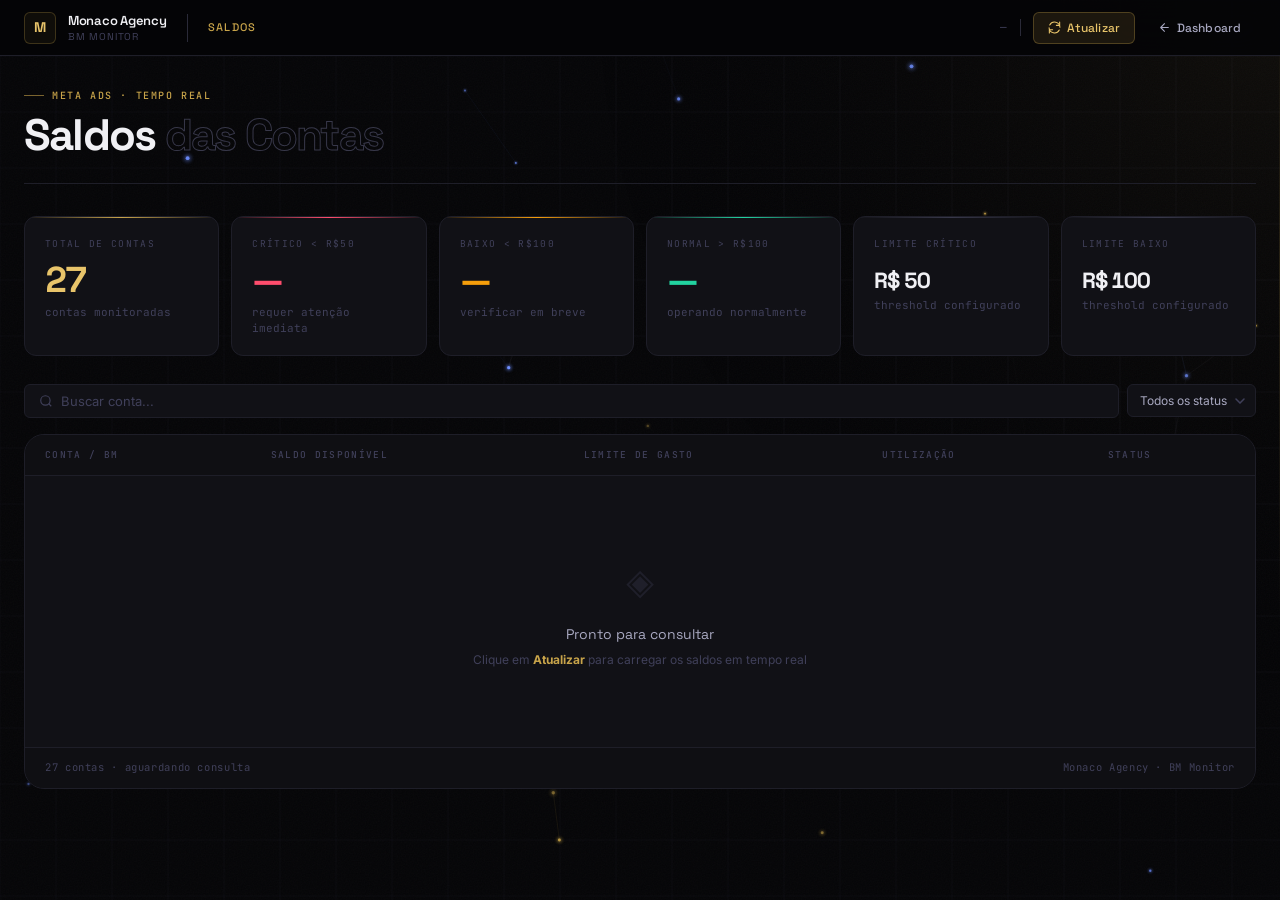
<file: frontend/saldos_dash.html>
<!DOCTYPE html>
<html lang="pt-BR">
<head>
<meta charset="UTF-8">
<meta name="viewport" content="width=device-width, initial-scale=1.0, viewport-fit=cover">
<title>Saldos — Monaco Agency</title>
<link rel="preconnect" href="https://fonts.googleapis.com">
<link rel="stylesheet" href="https://fonts.googleapis.com/css2?family=Space+Grotesk:wght@300;400;500;600;700&family=Inter:wght@300;400;500;600&family=JetBrains+Mono:wght@400;500&display=swap">
<style>
/* ═══════════════════════════════════════════════════
   MONACO — Saldos Dashboard  |  Dark Premium v4.0
   Layout: asymmetric sidebar + data grid
   ═══════════════════════════════════════════════════ */
:root {
  --bg:       #050507;
  --bg2:      #0a0a0d;
  --bg3:      #0f0f13;
  --card:     #111116;
  --card2:    #18181f;
  --line:     #1e1e28;
  --line2:    #2a2a38;
  --line3:    #38384a;

  --ink:      #f0f0f4;
  --ink2:     #a8a8c0;
  --mute:     #6060780;
  --dim:      #40405a;

  --green:    #22d3a0;
  --green-bg: rgba(34,211,160,.08);
  --amber:    #f59e0b;
  --amber-bg: rgba(245,158,11,.08);
  --red:      #ff4d6d;
  --red-bg:   rgba(255,77,109,.08);
  --blue:     #818cf8;
  --blue-bg:  rgba(129,140,248,.08);

  --gold:     #c8a44a;
  --gold2:    #e8c46a;
  --gold-bg:  rgba(200,164,74,.06);

  --sans:  'Space Grotesk', system-ui, sans-serif;
  --body:  'Inter', system-ui, sans-serif;
  --mono:  'JetBrains Mono', monospace;

  --radius-sm: 6px;
  --radius:    12px;
  --radius-lg: 20px;
}

*, *::before, *::after { box-sizing: border-box; margin: 0; padding: 0; }

html, body {
  height: 100%;
  background: var(--bg);
  color: var(--ink);
  font-family: var(--body);
  font-size: 14px;
  line-height: 1.5;
  -webkit-font-smoothing: antialiased;
  overflow-x: hidden;
}

/* ── Grid noise texture overlay ── */
body::before {
  content: '';
  position: fixed;
  inset: 0;
  background-image: url("data:image/svg+xml,%3Csvg xmlns='http://www.w3.org/2000/svg' width='200' height='200'%3E%3Cfilter id='n'%3E%3CfeTurbulence type='fractalNoise' baseFrequency='0.75' numOctaves='4' stitchTiles='stitch'/%3E%3C/filter%3E%3Crect width='200' height='200' filter='url(%23n)' opacity='0.03'/%3E%3C/svg%3E");
  pointer-events: none;
  z-index: 0;
}

/* ── Geometric accent lines ── */
body::after {
  content: '';
  position: fixed;
  top: 0; right: 0;
  width: 1px;
  height: 100vh;
  background: linear-gradient(to bottom, transparent, var(--gold) 30%, transparent 70%, transparent);
  opacity: 0.15;
  pointer-events: none;
  z-index: 1;
}

/* ══════════════════════
   TOP NAV
══════════════════════ */
.nav {
  position: sticky;
  top: 0;
  z-index: 100;
  display: flex;
  align-items: center;
  gap: 0;
  height: 56px;
  background: rgba(5,5,7,.92);
  backdrop-filter: blur(16px);
  -webkit-backdrop-filter: blur(16px);
  border-bottom: 1px solid var(--line);
  padding: 0 max(24px, env(safe-area-inset-left,0px)) 0 max(24px, env(safe-area-inset-right,0px));
}

.nav-logo {
  display: flex;
  align-items: center;
  gap: 12px;
  text-decoration: none;
  flex-shrink: 0;
}

.nav-mark {
  width: 32px; height: 32px;
  background: var(--gold-bg);
  border: 1px solid rgba(200,164,74,.25);
  border-radius: var(--radius-sm);
  display: flex; align-items: center; justify-content: center;
  font-family: var(--sans);
  font-weight: 700;
  font-size: 14px;
  color: var(--gold2);
  letter-spacing: -0.02em;
}

.nav-brand {
  font-family: var(--sans);
  font-size: 13px;
  font-weight: 600;
  color: var(--ink);
  letter-spacing: -0.02em;
}

.nav-brand small {
  display: block;
  font-size: 10px;
  font-weight: 400;
  color: var(--dim);
  letter-spacing: 0.08em;
  text-transform: uppercase;
  margin-top: -1px;
}

.nav-sep {
  width: 1px;
  height: 28px;
  background: var(--line2);
  margin: 0 20px;
}

.nav-page {
  font-family: var(--sans);
  font-size: 11px;
  font-weight: 500;
  letter-spacing: 0.12em;
  text-transform: uppercase;
  color: var(--gold);
}

.nav-actions {
  display: flex;
  align-items: center;
  gap: 8px;
  margin-left: auto;
}

.nav-time {
  font-family: var(--mono);
  font-size: 11px;
  color: var(--dim);
  letter-spacing: 0.06em;
  padding-right: 12px;
  border-right: 1px solid var(--line2);
  margin-right: 4px;
}

/* ══════════════════════
   BUTTONS
══════════════════════ */
.btn {
  display: inline-flex;
  align-items: center;
  gap: 6px;
  padding: 7px 14px;
  border-radius: var(--radius-sm);
  font-family: var(--sans);
  font-size: 12px;
  font-weight: 500;
  letter-spacing: 0.01em;
  cursor: pointer;
  border: 1px solid var(--line2);
  background: var(--card);
  color: var(--ink2);
  text-decoration: none;
  transition: all 140ms ease;
  white-space: nowrap;
}
.btn:hover { border-color: var(--line3); color: var(--ink); background: var(--card2); }
.btn:disabled { opacity: .4; cursor: not-allowed; }

.btn-gold {
  background: rgba(200,164,74,.12);
  border-color: rgba(200,164,74,.3);
  color: var(--gold2);
}
.btn-gold:hover { background: rgba(200,164,74,.18); border-color: rgba(200,164,74,.5); color: var(--gold2); }

.btn-ghost {
  background: transparent;
  border-color: transparent;
}
.btn-ghost:hover { background: var(--card); border-color: var(--line); }

/* ══════════════════════
   LAYOUT
══════════════════════ */
.shell {
  position: relative;
  z-index: 2;
  max-width: 1400px;
  margin: 0 auto;
  padding: 32px max(24px, env(safe-area-inset-left,0px));
}

/* ── Page heading ── */
.page-head {
  display: flex;
  align-items: flex-end;
  justify-content: space-between;
  gap: 24px;
  margin-bottom: 32px;
  padding-bottom: 24px;
  border-bottom: 1px solid var(--line);
}

.page-eyebrow {
  font-family: var(--mono);
  font-size: 10px;
  font-weight: 500;
  letter-spacing: 0.16em;
  text-transform: uppercase;
  color: var(--gold);
  margin-bottom: 8px;
  display: flex;
  align-items: center;
  gap: 8px;
}
.page-eyebrow::before {
  content: '';
  display: inline-block;
  width: 20px; height: 1px;
  background: var(--gold);
  opacity: 0.6;
}

.page-title {
  font-family: var(--sans);
  font-size: clamp(28px, 4vw, 44px);
  font-weight: 700;
  letter-spacing: -0.04em;
  color: var(--ink);
  line-height: 1.1;
  text-wrap: balance;
}

.page-title span {
  color: transparent;
  -webkit-text-stroke: 1px var(--line3);
}

/* ══════════════════════
   KPI TILES
══════════════════════ */
.kpi-row {
  display: grid;
  grid-template-columns: repeat(auto-fit, minmax(160px, 1fr));
  gap: 12px;
  margin-bottom: 28px;
}

.kpi {
  position: relative;
  background: var(--card);
  border: 1px solid var(--line);
  border-radius: var(--radius);
  padding: 20px 20px 18px;
  overflow: hidden;
  transition: border-color 180ms;
}
.kpi:hover { border-color: var(--line2); }

.kpi::before {
  content: '';
  position: absolute;
  top: 0; left: 0; right: 0;
  height: 1px;
  background: linear-gradient(90deg, transparent, var(--kpi-accent, var(--line3)), transparent);
}

.kpi.kpi-red   { --kpi-accent: var(--red); }
.kpi.kpi-amber { --kpi-accent: var(--amber); }
.kpi.kpi-green { --kpi-accent: var(--green); }
.kpi.kpi-gold  { --kpi-accent: var(--gold); }

.kpi-label {
  font-family: var(--mono);
  font-size: 9.5px;
  letter-spacing: 0.14em;
  text-transform: uppercase;
  color: var(--dim);
  margin-bottom: 10px;
}

.kpi-val {
  font-family: var(--sans);
  font-size: 36px;
  font-weight: 700;
  letter-spacing: -0.05em;
  line-height: 1;
  font-variant-numeric: tabular-nums;
}
.kpi-val.red   { color: var(--red); }
.kpi-val.amber { color: var(--amber); }
.kpi-val.green { color: var(--green); }
.kpi-val.white { color: var(--ink); }
.kpi-val.gold  { color: var(--gold2); }

.kpi-sub {
  font-size: 11px;
  color: var(--dim);
  margin-top: 6px;
  font-family: var(--mono);
}

/* ══════════════════════
   FILTERS BAR
══════════════════════ */
.filters {
  display: flex;
  gap: 8px;
  margin-bottom: 16px;
  flex-wrap: wrap;
  align-items: center;
}

.search-wrap {
  display: flex;
  align-items: center;
  gap: 8px;
  background: var(--card);
  border: 1px solid var(--line);
  border-radius: var(--radius-sm);
  padding: 8px 14px;
  flex: 1;
  min-width: 200px;
  transition: border-color 120ms;
}
.search-wrap:focus-within { border-color: rgba(200,164,74,.3); }

.search-icon {
  width: 14px; height: 14px;
  color: var(--dim);
  flex-shrink: 0;
}

.search-wrap input {
  background: transparent;
  border: none;
  color: var(--ink);
  font-size: 13px;
  font-family: var(--body);
  outline: none;
  width: 100%;
}
.search-wrap input::placeholder { color: var(--dim); }

.filter-sel {
  background: var(--card);
  border: 1px solid var(--line);
  border-radius: var(--radius-sm);
  color: var(--ink2);
  font-family: var(--body);
  font-size: 12px;
  padding: 8px 12px;
  cursor: pointer;
  outline: none;
  transition: border-color 120ms;
  appearance: none;
  -webkit-appearance: none;
  padding-right: 28px;
  background-image: url("data:image/svg+xml,%3Csvg xmlns='http://www.w3.org/2000/svg' width='10' height='6' viewBox='0 0 10 6'%3E%3Cpath d='M1 1l4 4 4-4' stroke='%2340405a' stroke-width='1.5' fill='none' stroke-linecap='round'/%3E%3C/svg%3E");
  background-repeat: no-repeat;
  background-position: right 10px center;
}
.filter-sel:focus { border-color: var(--line2); }
.filter-sel option { background: var(--card2); }

/* ══════════════════════
   TABLE
══════════════════════ */
.table-shell {
  background: var(--card);
  border: 1px solid var(--line);
  border-radius: var(--radius-lg);
  overflow: hidden;
}

.table-wrap {
  overflow-x: auto;
}

table {
  width: 100%;
  border-collapse: collapse;
}

thead tr {
  border-bottom: 1px solid var(--line);
  background: var(--bg3);
}

th {
  font-family: var(--mono);
  font-size: 9.5px;
  font-weight: 500;
  letter-spacing: 0.14em;
  text-transform: uppercase;
  color: var(--dim);
  padding: 13px 20px;
  text-align: left;
  white-space: nowrap;
}

td {
  padding: 14px 20px;
  border-bottom: 1px solid rgba(30,30,40,.8);
  vertical-align: middle;
}
tbody tr:last-child td { border-bottom: none; }

tbody tr {
  transition: background 100ms;
}
tbody tr:hover { background: rgba(255,255,255,.018); }

.cell-name {
  font-family: var(--sans);
  font-size: 13px;
  font-weight: 600;
  color: var(--ink);
  letter-spacing: -0.02em;
  line-height: 1.3;
}
.cell-id {
  font-family: var(--mono);
  font-size: 10px;
  color: var(--dim);
  margin-top: 3px;
  letter-spacing: 0.04em;
}

.cell-saldo {
  font-family: var(--sans);
  font-size: 15px;
  font-weight: 700;
  letter-spacing: -0.03em;
  font-variant-numeric: tabular-nums;
}
.cell-saldo.red   { color: var(--red); }
.cell-saldo.amber { color: var(--amber); }
.cell-saldo.green { color: var(--green); }

.cell-limit {
  font-family: var(--mono);
  font-size: 12px;
  color: var(--ink2);
  font-variant-numeric: tabular-nums;
}

/* Progress bar */
.prog-wrap {
  display: flex;
  align-items: center;
  gap: 10px;
}
.prog-track {
  flex: 1;
  height: 2px;
  background: var(--line2);
  border-radius: 2px;
  overflow: hidden;
  min-width: 60px;
}
.prog-fill {
  height: 100%;
  border-radius: 2px;
  transition: width 500ms cubic-bezier(.4,0,.2,1);
}
.prog-pct {
  font-family: var(--mono);
  font-size: 11px;
  color: var(--dim);
  min-width: 32px;
  text-align: right;
}
.prog-spent {
  font-family: var(--mono);
  font-size: 10px;
  color: var(--dim);
  margin-top: 4px;
}

/* Badge */
.badge {
  display: inline-flex;
  align-items: center;
  gap: 5px;
  padding: 3px 10px;
  border-radius: 100px;
  font-family: var(--mono);
  font-size: 10px;
  font-weight: 500;
  letter-spacing: 0.08em;
  text-transform: uppercase;
  white-space: nowrap;
}
.badge::before {
  content: '';
  width: 5px; height: 5px;
  border-radius: 50%;
  background: currentColor;
  opacity: 0.8;
  flex-shrink: 0;
}
.badge-red   { background: var(--red-bg);   color: var(--red);   border: 1px solid rgba(255,77,109,.2); }
.badge-amber { background: var(--amber-bg); color: var(--amber); border: 1px solid rgba(245,158,11,.2); }
.badge-green { background: var(--green-bg); color: var(--green); border: 1px solid rgba(34,211,160,.2); }

/* Empty / loading */
.table-empty {
  text-align: center;
  padding: 64px 24px;
  color: var(--dim);
}
.table-empty-icon {
  font-size: 36px;
  margin-bottom: 16px;
  opacity: 0.3;
}
.table-empty-txt {
  font-family: var(--sans);
  font-size: 14px;
  color: var(--ink2);
  margin-bottom: 6px;
}
.table-empty-sub {
  font-size: 12px;
  color: var(--dim);
}

.loading-row {
  display: flex;
  align-items: center;
  justify-content: center;
  gap: 12px;
  padding: 56px 24px;
  color: var(--dim);
  font-size: 13px;
  font-family: var(--mono);
}
@keyframes spin { to { transform: rotate(360deg); } }
.spinner {
  width: 18px; height: 18px;
  border: 2px solid var(--line2);
  border-top-color: var(--gold);
  border-radius: 50%;
  animation: spin 700ms linear infinite;
  flex-shrink: 0;
}

/* ── Error stripe on row ── */
.row-error td:first-child {
  position: relative;
}
.row-error td:first-child::before {
  content: '';
  position: absolute;
  left: 0; top: 10%; bottom: 10%;
  width: 2px;
  background: var(--red);
  border-radius: 2px;
  opacity: 0.5;
}

/* ── Table footer ── */
.table-foot {
  display: flex;
  align-items: center;
  justify-content: space-between;
  padding: 12px 20px;
  border-top: 1px solid var(--line);
  background: var(--bg3);
  font-family: var(--mono);
  font-size: 10.5px;
  color: var(--dim);
  letter-spacing: 0.06em;
  gap: 12px;
  flex-wrap: wrap;
}

/* ══════════════════════
   RESPONSIVE
══════════════════════ */
@media (max-width: 700px) {
  .page-head { flex-direction: column; align-items: flex-start; }
  .kpi-row { grid-template-columns: repeat(2, 1fr); }
  th:nth-child(3), td:nth-child(3),
  th:nth-child(4), td:nth-child(4) { display: none; }
  .nav-time { display: none; }
}
@media (max-width: 460px) {
  .kpi-row { grid-template-columns: 1fr 1fr; }
  .kpi-val { font-size: 28px; }
}
</style>
</head>
<body>

<!-- NAV -->
<nav class="nav">
  <a href="dashboard.html" class="nav-logo">
    <div class="nav-mark">M</div>
    <div class="nav-brand">
      Monaco Agency
      <small>BM Monitor</small>
    </div>
  </a>
  <div class="nav-sep"></div>
  <span class="nav-page">Saldos</span>

  <div class="nav-actions">
    <span class="nav-time" id="last-upd">—</span>
    <button class="btn btn-gold" onclick="carregarSaldos()" id="btn-atualizar">
      <svg width="13" height="13" viewBox="0 0 24 24" fill="none" stroke="currentColor" stroke-width="2" stroke-linecap="round" stroke-linejoin="round"><path d="M21.5 2v6h-6"/><path d="M2.5 22v-6h6"/><path d="M22 11.5A10 10 0 0 0 3.2 7.2M2 12.5a10 10 0 0 0 18.8 4.2"/></svg>
      Atualizar
    </button>
    <button class="btn" onclick="enviarManual()" id="btn-enviar" style="display:none">
      <svg width="13" height="13" viewBox="0 0 24 24" fill="none" stroke="currentColor" stroke-width="2" stroke-linecap="round" stroke-linejoin="round"><path d="M3 21l1.9-5.7a8.5 8.5 0 1 1 3.8 3.8z"/></svg>
      Enviar Alerta
    </button>
    <a href="dashboard.html" class="btn btn-ghost">
      <svg width="13" height="13" viewBox="0 0 24 24" fill="none" stroke="currentColor" stroke-width="2" stroke-linecap="round" stroke-linejoin="round"><path d="M19 12H5M12 19l-7-7 7-7"/></svg>
      Dashboard
    </a>
  </div>
</nav>

<div class="shell">

  <!-- PAGE HEADING -->
  <div class="page-head">
    <div>
      <div class="page-eyebrow">Meta Ads · Tempo Real</div>
      <h1 class="page-title">Saldos <span>das Contas</span></h1>
    </div>
  </div>

  <!-- KPIs -->
  <div class="kpi-row">
    <div class="kpi kpi-gold">
      <div class="kpi-label">Total de Contas</div>
      <div class="kpi-val gold" id="s-total">27</div>
      <div class="kpi-sub">contas monitoradas</div>
    </div>
    <div class="kpi kpi-red">
      <div class="kpi-label">Crítico &lt; R$50</div>
      <div class="kpi-val red" id="s-critico">—</div>
      <div class="kpi-sub">requer atenção imediata</div>
    </div>
    <div class="kpi kpi-amber">
      <div class="kpi-label">Baixo &lt; R$100</div>
      <div class="kpi-val amber" id="s-baixo">—</div>
      <div class="kpi-sub">verificar em breve</div>
    </div>
    <div class="kpi kpi-green">
      <div class="kpi-label">Normal &gt; R$100</div>
      <div class="kpi-val green" id="s-ok">—</div>
      <div class="kpi-sub">operando normalmente</div>
    </div>
    <div class="kpi">
      <div class="kpi-label">Limite Crítico</div>
      <div class="kpi-val white" id="s-limite-crit" style="font-size:22px;padding-top:7px;">R$ 50</div>
      <div class="kpi-sub">threshold configurado</div>
    </div>
    <div class="kpi">
      <div class="kpi-label">Limite Baixo</div>
      <div class="kpi-val white" id="s-limite-baixo" style="font-size:22px;padding-top:7px;">R$ 100</div>
      <div class="kpi-sub">threshold configurado</div>
    </div>
  </div>

  <!-- FILTERS -->
  <div class="filters">
    <div class="search-wrap">
      <svg class="search-icon" viewBox="0 0 24 24" fill="none" stroke="currentColor" stroke-width="2"><circle cx="11" cy="11" r="8"/><path d="m21 21-4.35-4.35"/></svg>
      <input type="text" id="busca" placeholder="Buscar conta..." oninput="filtrar()">
    </div>
    <select id="filtro-status" class="filter-sel" onchange="filtrar()">
      <option value="">Todos os status</option>
      <option value="critico">Crítico</option>
      <option value="baixo">Baixo</option>
      <option value="ok">Normal</option>
    </select>
  </div>

  <!-- TABLE -->
  <div class="table-shell">
    <div class="table-wrap">
      <table>
        <thead>
          <tr>
            <th>Conta / BM</th>
            <th>Saldo disponível</th>
            <th>Limite de gasto</th>
            <th>Utilização</th>
            <th>Status</th>
          </tr>
        </thead>
        <tbody id="tbody">
          <tr>
            <td colspan="5">
              <div class="table-empty">
                <div class="table-empty-icon">◈</div>
                <div class="table-empty-txt">Pronto para consultar</div>
                <div class="table-empty-sub">Clique em <strong style="color:var(--gold)">Atualizar</strong> para carregar os saldos em tempo real</div>
              </div>
            </td>
          </tr>
        </tbody>
      </table>
    </div>
    <div class="table-foot">
      <span id="foot-count">27 contas · aguardando consulta</span>
      <span>Monaco Agency · BM Monitor</span>
    </div>
  </div>

</div>

<script>
const TOKEN_KEY = 'monaco_meta_token';
const API_VERSION = 'v19.0';
const token = localStorage.getItem(TOKEN_KEY);

const LIMITE_CRITICO = 50;
const LIMITE_BAIXO = 100;

const WPP_URL = 'https://evolution-api-production-2227.up.railway.app';
const WPP_KEY = 'monaco123';
const WPP_INSTANCIA = 'teste';
const GRUPO_OPERACOES = '120363403884174816@g.us';

document.getElementById('s-limite-crit').textContent = 'R$ ' + LIMITE_CRITICO;
document.getElementById('s-limite-baixo').textContent = 'R$ ' + LIMITE_BAIXO;

const CONTAS = [
  { nome: 'Rosa Sul Nova',                id: 'act_2523170184768797'      },
  { nome: 'Mollinari',                    id: 'act_459274303920372'       },
  { nome: 'Berlim',                       id: 'act_836447545843342'       },
  { nome: 'Bari Pizzas',                  id: 'act_435579423245411'       },
  { nome: 'Restaurante da Samires 2',     id: 'act_1304028087651228'      },
  { nome: 'Perché Pizzaria',              id: 'act_120205099089530533'    },
  { nome: 'Perché Pizzaria 02',           id: 'act_676495468011602'       },
  { nome: 'Pizza e Cia',                  id: 'act_1284872655528904'      },
  { nome: 'La Reina Restaurante',         id: 'act_120250312780030207'    },
  { nome: 'Capivara Urbana',              id: 'act_120246923829650209'    },
  { nome: 'Marcelo Burguer',              id: 'act_6963889842385'         },
  { nome: 'CA RJK SHOP',                  id: 'act_297417165372711'       },
  { nome: 'CA - Miotto Construtora',      id: 'act_213109970735074'       },
  { nome: 'CA - ICGP',                    id: 'act_360815898753195'       },
  { nome: 'BRUNA MACHADO - DOTCON',       id: 'act_1102427261426373'      },
  { nome: 'CA - AMK Estetica',            id: 'act_590117117342811'       },
  { nome: 'SH Tijolos',                   id: 'act_3858259327816511'      },
  { nome: 'CA1 - Doces Mania',            id: 'act_105301940058633'       },
  { nome: 'Coonecta',                     id: 'act_566362413094185'       },
  { nome: 'MIL BR SVA LTDA',              id: 'act_1054071956093512'      },
  { nome: 'Dot Everton',                  id: 'act_1242530613606108'      },
  { nome: 'CA - IZEE Securitizad',        id: 'act_1571125566708805'      },
  { nome: 'CA-KVAgro',                    id: 'act_1949417395697365'      },
  { nome: 'Estúdio Vitória Daronch',      id: 'act_1517516869463790'      },
  { nome: 'Pr Farma',                     id: 'act_883217132319518'       },
  { nome: 'Shineray Cascavel',            id: 'act_1704232320268521'      },
  { nome: 'Shineray Francisco Beltrão',   id: 'act_4119452628365493'      },
];

const fmt = v => v.toLocaleString('pt-BR', { style: 'currency', currency: 'BRL' });
let dadosSaldos = [];

function getStatus(saldo) {
  if (saldo <= LIMITE_CRITICO) return 'critico';
  if (saldo <= LIMITE_BAIXO) return 'baixo';
  return 'ok';
}

async function carregarSaldos() {
  if (!token) {
    document.getElementById('tbody').innerHTML = `<tr><td colspan="5"><div class="table-empty"><div class="table-empty-txt">Token não encontrado</div><div class="table-empty-sub">Volte ao dashboard e salve o token Meta.</div></div></td></tr>`;
    return;
  }
  const btn = document.getElementById('btn-atualizar');
  btn.innerHTML = '<div class="spinner" style="width:13px;height:13px;margin-right:0"></div> Carregando...';
  btn.disabled = true;

  document.getElementById('tbody').innerHTML = `<tr><td colspan="5"><div class="loading-row"><div class="spinner"></div><span>Consultando ${CONTAS.length} contas na API Meta...</span></div></td></tr>`;
  dadosSaldos = [];

  for (const conta of CONTAS) {
    try {
      const url = `https://graph.facebook.com/${API_VERSION}/${conta.id}?fields=name,balance,spend_cap,amount_spent,account_status&access_token=${token}`;
      const r = await fetch(url);
      const d = await r.json();
      if (d.error) {
        dadosSaldos.push({ ...conta, saldo: 0, spendCap: 0, amountSpent: 0, pctUsado: 0, status: 'critico', erro: true });
        continue;
      }
      const rawSC = parseInt(d.spend_cap || 0);
      const rawAS = parseInt(d.amount_spent || 0);
      const rawBal = parseInt(d.balance || 0);
      const spendCap = rawSC / 100;
      const amountSpent = rawAS / 100;
      const saldo = rawSC > 0 ? spendCap - amountSpent : rawBal / 100;
      const pctUsado = spendCap > 0 ? Math.min((amountSpent / spendCap) * 100, 100) : 0;
      dadosSaldos.push({ ...conta, saldo, spendCap, amountSpent, pctUsado, status: getStatus(saldo), erro: false });
    } catch (e) {
      dadosSaldos.push({ ...conta, saldo: 0, spendCap: 0, amountSpent: 0, pctUsado: 0, status: 'critico', erro: true });
    }
  }

  const critico = dadosSaldos.filter(d => d.status === 'critico').length;
  const baixo   = dadosSaldos.filter(d => d.status === 'baixo').length;
  const ok      = dadosSaldos.filter(d => d.status === 'ok').length;

  document.getElementById('s-total').textContent   = dadosSaldos.length;
  document.getElementById('s-critico').textContent = critico;
  document.getElementById('s-baixo').textContent   = baixo;
  document.getElementById('s-ok').textContent      = ok;

  const now = new Date().toLocaleTimeString('pt-BR', { hour: '2-digit', minute: '2-digit', second: '2-digit' });
  document.getElementById('last-upd').textContent  = now;

  btn.innerHTML = '<svg width="13" height="13" viewBox="0 0 24 24" fill="none" stroke="currentColor" stroke-width="2" stroke-linecap="round" stroke-linejoin="round"><path d="M21.5 2v6h-6"/><path d="M2.5 22v-6h6"/><path d="M22 11.5A10 10 0 0 0 3.2 7.2M2 12.5a10 10 0 0 0 18.8 4.2"/></svg> Atualizar';
  btn.disabled = false;

  document.getElementById('btn-enviar').style.display = '';
  filtrar();

  const alertas = dadosSaldos.filter(d => d.status === 'critico' || d.status === 'baixo');
  if (alertas.length > 0) enviarAlertaSaldo(alertas);
}

async function enviarManual() {
  const alertas = dadosSaldos.filter(d => d.status === 'critico' || d.status === 'baixo');
  if (alertas.length === 0) return;
  const btn = document.getElementById('btn-enviar');
  btn.disabled = true;
  btn.innerHTML = '<div class="spinner" style="width:13px;height:13px;margin-right:0"></div> Enviando...';
  await enviarAlertaSaldo(alertas);
  btn.disabled = false;
  btn.innerHTML = '<svg width="13" height="13" viewBox="0 0 24 24" fill="none" stroke="currentColor" stroke-width="2" stroke-linecap="round" stroke-linejoin="round"><path d="M3 21l1.9-5.7a8.5 8.5 0 1 1 3.8 3.8z"/></svg> Enviar Alerta';
}

async function enviarAlertaSaldo(alertas) {
  const agora = new Date().toLocaleString('pt-BR', { day:'2-digit', month:'2-digit', year:'numeric', hour:'2-digit', minute:'2-digit' });
  const criticos = alertas.filter(d => d.status === 'critico');
  const baixos   = alertas.filter(d => d.status === 'baixo');
  const fmt2 = v => v.toLocaleString('pt-BR', { style:'currency', currency:'BRL' });
  let linhas = ['🤖 BOB Saldos — Monaco Agency', agora, ''];
  if (criticos.length) {
    linhas.push('🔴 CRÍTICO (' + criticos.length + ')');
    criticos.forEach(d => linhas.push('  · ' + d.nome + ' → ' + fmt2(d.saldo)));
    linhas.push('');
  }
  if (baixos.length) {
    linhas.push('🟡 BAIXO (' + baixos.length + ')');
    baixos.forEach(d => linhas.push('  · ' + d.nome + ' → ' + fmt2(d.saldo)));
    linhas.push('');
  }
  linhas.push('Recarregar: ' + window.location.href);
  try {
    await fetch(WPP_URL + '/message/sendText/' + WPP_INSTANCIA, {
      method: 'POST',
      headers: { 'apikey': WPP_KEY, 'Content-Type': 'application/json' },
      body: JSON.stringify({ number: GRUPO_OPERACOES, textMessage: { text: linhas.join('\n') } })
    });
  } catch(e) {}
}

function filtrar() {
  const busca = document.getElementById('busca').value.toLowerCase();
  const filtroStatus = document.getElementById('filtro-status').value;
  let dados = dadosSaldos.filter(d =>
    (!busca || d.nome.toLowerCase().includes(busca)) &&
    (!filtroStatus || d.status === filtroStatus)
  );
  const ordem = { critico: 0, baixo: 1, ok: 2 };
  dados.sort((a, b) => {
    if (ordem[a.status] !== ordem[b.status]) return ordem[a.status] - ordem[b.status];
    return a.saldo - b.saldo;
  });

  const tbody = document.getElementById('tbody');
  if (!dados.length) {
    tbody.innerHTML = `<tr><td colspan="5"><div class="table-empty"><div class="table-empty-txt">Nenhum resultado</div><div class="table-empty-sub">Tente outro filtro ou busca.</div></div></td></tr>`;
    return;
  }

  document.getElementById('foot-count').textContent =
    dados.length + ' conta' + (dados.length !== 1 ? 's' : '') +
    (filtroStatus ? ' · ' + filtroStatus : '') +
    ' · atualizado às ' + (document.getElementById('last-upd').textContent || '—');

  const barColor = { critico: 'var(--red)', baixo: 'var(--amber)', ok: 'var(--green)' };
  const badgeMap = {
    critico: '<span class="badge badge-red">Crítico</span>',
    baixo:   '<span class="badge badge-amber">Baixo</span>',
    ok:      '<span class="badge badge-green">Normal</span>',
  };

  tbody.innerHTML = dados.map(d => {
    const pct = d.spendCap > 0 ? Math.min(d.pctUsado, 100) : 0;
    const cor = barColor[d.status];
    const saldoClass = d.status === 'critico' ? 'red' : d.status === 'baixo' ? 'amber' : 'green';
    return `<tr class="${d.erro ? 'row-error' : ''}">
      <td>
        <div class="cell-name">${d.nome}</div>
        <div class="cell-id">${d.id}</div>
      </td>
      <td><span class="cell-saldo ${saldoClass}">${fmt(d.saldo)}</span></td>
      <td><span class="cell-limit">${d.spendCap > 0 ? fmt(d.spendCap) : '—'}</span></td>
      <td>
        ${d.spendCap > 0 ? `
          <div class="prog-wrap">
            <div class="prog-track"><div class="prog-fill" style="width:${pct}%;background:${cor};"></div></div>
            <span class="prog-pct">${pct.toFixed(0)}%</span>
          </div>
          <div class="prog-spent">${fmt(d.amountSpent)} gasto</div>
        ` : '<span style="color:var(--dim);font-size:12px;">—</span>'}
      </td>
      <td>${d.erro ? '<span class="badge badge-red">Erro API</span>' : (badgeMap[d.status] || '')}</td>
    </tr>`;
  }).join('');
}
</script>
<script src="monaco-bg.js"></script>
</body>
</html>
</file>
